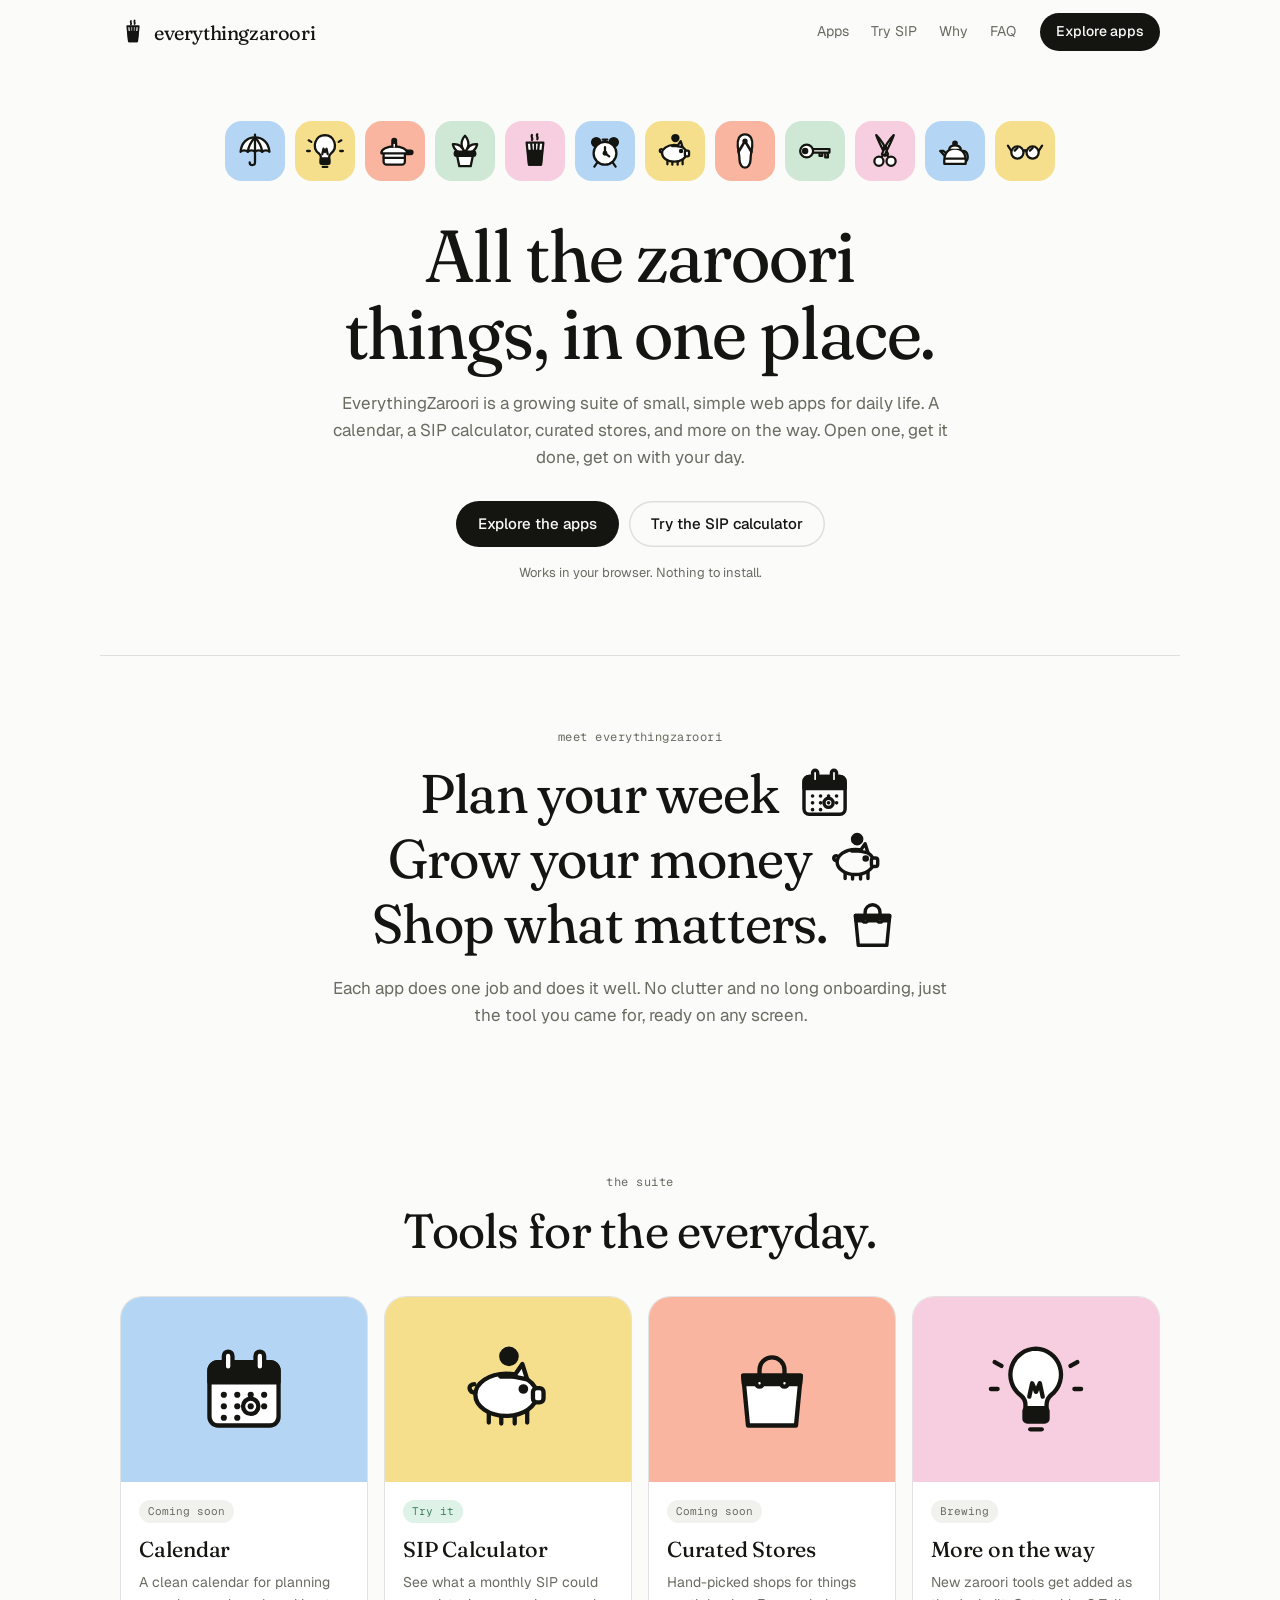
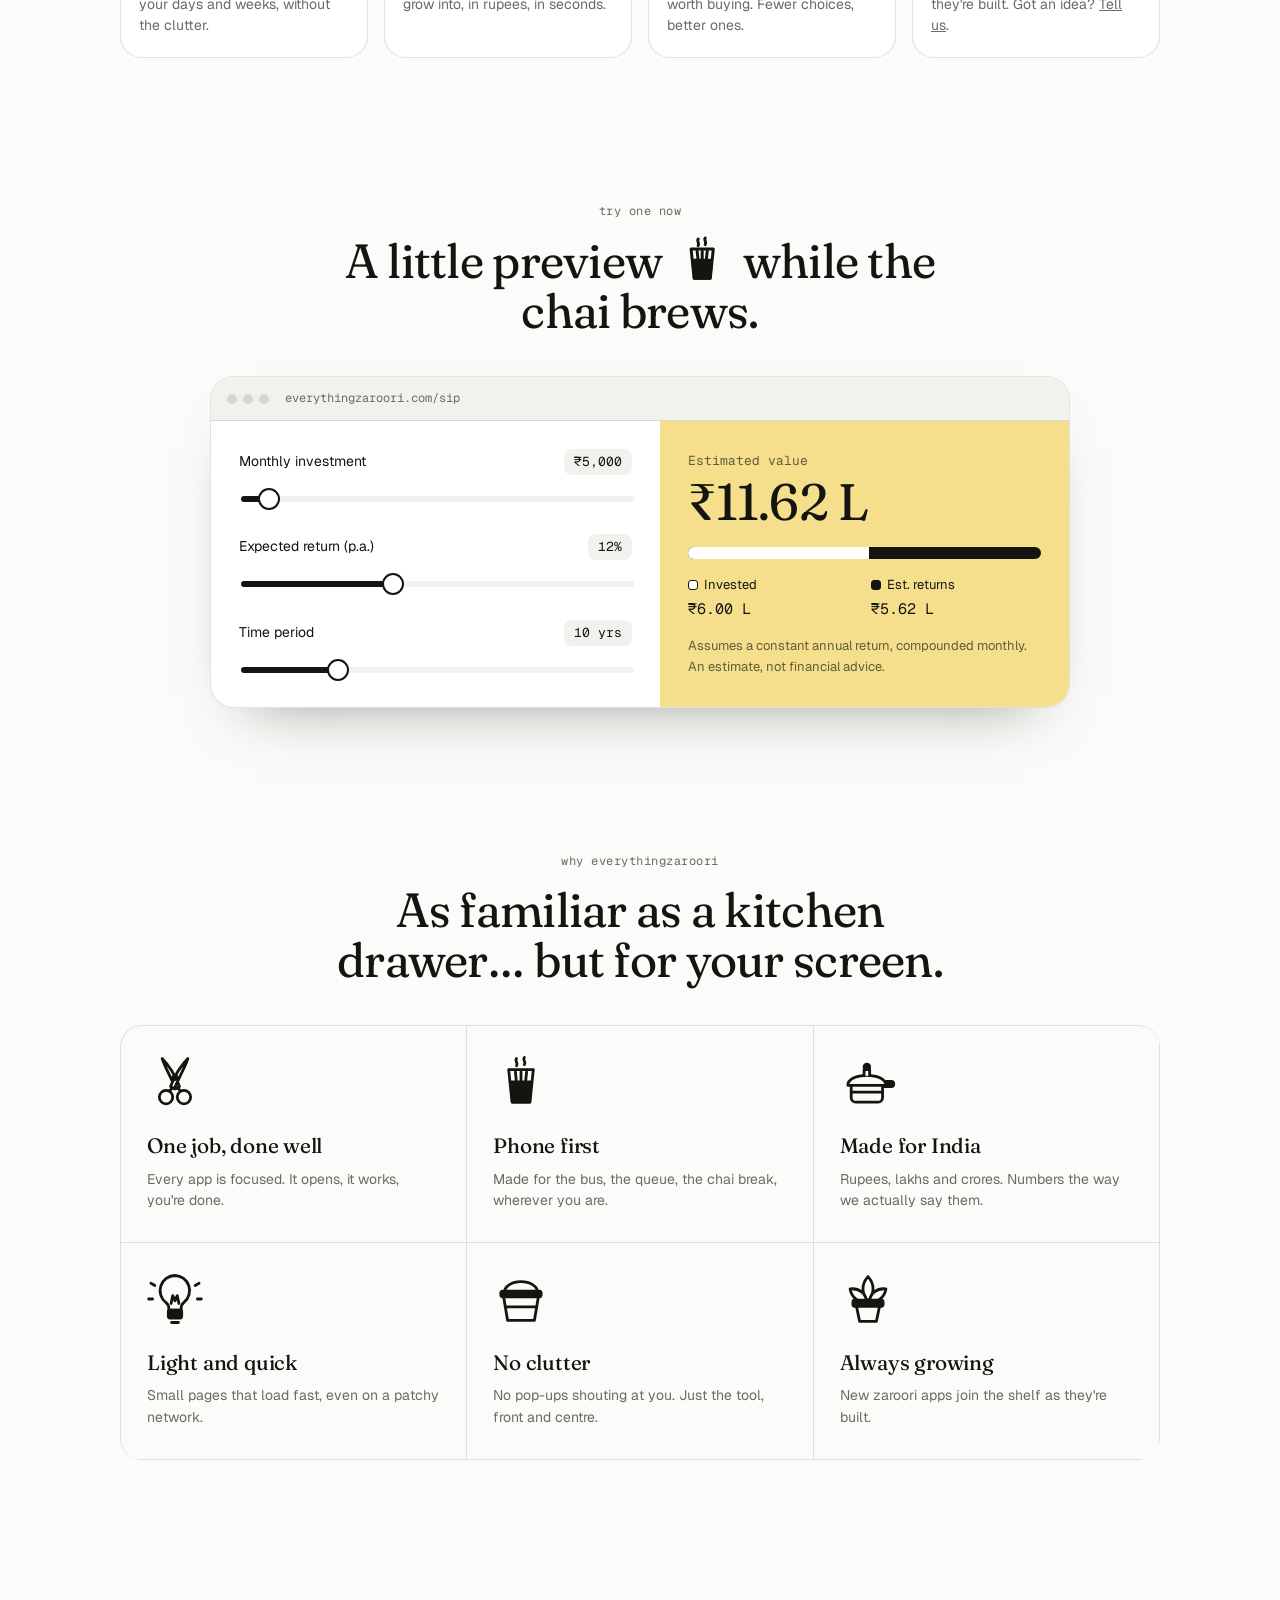
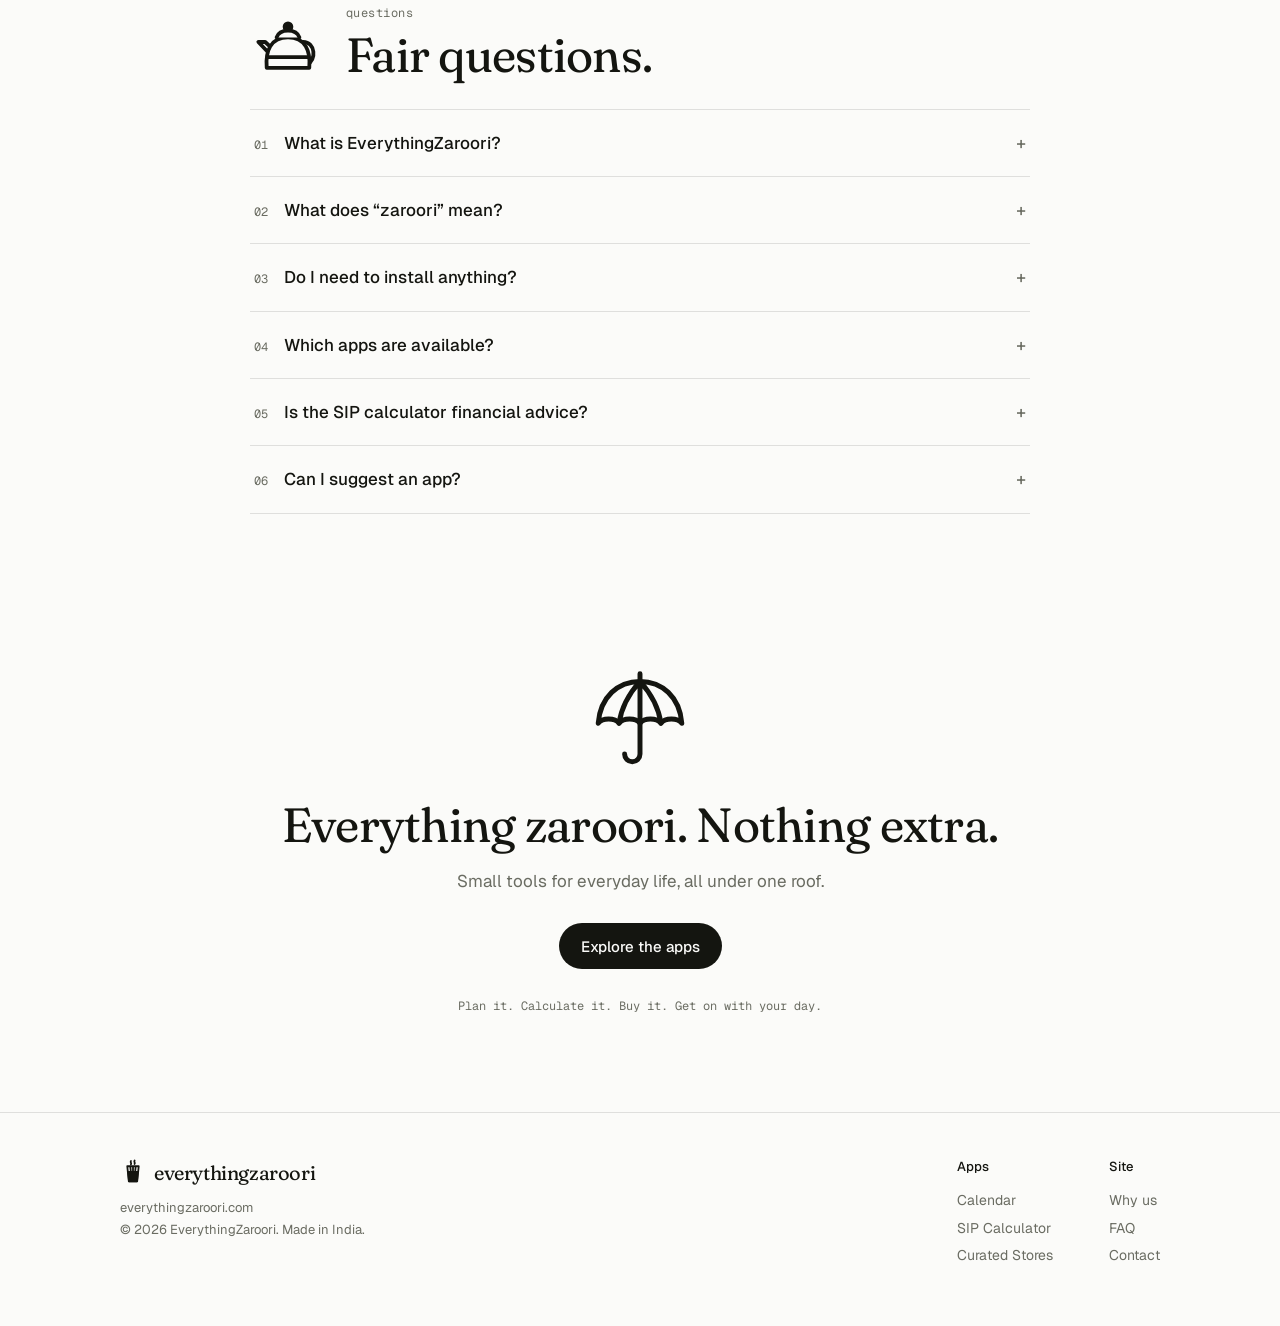
<file: index.html>
<!doctype html>
<html lang="en">
<head>
  <meta charset="utf-8">
  <meta name="viewport" content="width=device-width, initial-scale=1">
  <title>EverythingZaroori — small apps for everyday life</title>
  <meta name="description" content="EverythingZaroori is a growing suite of small, simple web apps for daily life: a calendar, a SIP calculator, curated stores and more.">
  <meta property="og:title" content="EverythingZaroori">
  <meta property="og:description" content="All the zaroori things, in one place. Small, simple web apps for everyday life.">
  <meta property="og:url" content="https://everythingzaroori.com/">
  <meta property="og:type" content="website">
  <meta name="theme-color" content="#fbfbf9" media="(prefers-color-scheme: light)">
  <meta name="theme-color" content="#141510" media="(prefers-color-scheme: dark)">
  <link rel="icon" href="favicon.svg" type="image/svg+xml">
  <link rel="preconnect" href="https://fonts.googleapis.com">
  <link rel="preconnect" href="https://fonts.gstatic.com" crossorigin>
  <link rel="stylesheet" href="https://fonts.googleapis.com/css2?family=Fraunces:opsz,wght,SOFT@9..144,300..600,0..100&family=Geist:wght@400..600&family=Geist+Mono:wght@400..500&display=swap">
  <link rel="stylesheet" href="styles.css">
</head>
<body>

<!--
  Illustration sprite. Each <symbol> is a 100x100 everyday object drawn in
  the sticker style: ink outline (currentColor), paper fill (inherited),
  and solid ink accents (fill="currentColor"). Use with:
    <svg class="ill"><use href="#i-chai"/></svg>
-->
<svg width="0" height="0" style="position:absolute" aria-hidden="true">
  <symbol id="i-chai" viewBox="0 0 100 100">
    <path d="M42 8c-4 5 4 8 0 13M56 6c-4 5 4 8 0 13" fill="none"/>
    <path d="M28 28h44l-6 58H34z"/>
    <path d="M31.5 50h37l-3.2 36H34.7z" fill="currentColor"/>
    <path d="M40 32l1.6 16M50 32v16M60 32l-1.6 16" fill="none"/>
  </symbol>

  <symbol id="i-cooker" viewBox="0 0 100 100">
    <rect x="72" y="49" width="24" height="9" rx="4.5" fill="currentColor"/>
    <path d="M20 54h56v24a8 8 0 0 1-8 8H28a8 8 0 0 1-8-8z"/>
    <path d="M14 56c0-11 15-18 34-18s34 7 34 18z"/>
    <path d="M43 39V28h10v11"/>
    <circle cx="48" cy="23" r="5" fill="currentColor"/>
    <path d="M20 68h56" fill="none"/>
  </symbol>

  <symbol id="i-umbrella" viewBox="0 0 100 100">
    <path d="M50 52v28a7 7 0 0 1-14 0" fill="none"/>
    <path d="M12 52C14 28 30 14 50 14s36 14 38 38c-4-5-15-5-19 0c-4-5-15-5-19 0c-4-5-15-5-19 0c-4-5-15-5-19 0z"/>
    <path d="M50 14v38M50 14C41 24 33 38 31 52M50 14c9 10 17 24 19 38M50 14V7" fill="none"/>
  </symbol>

  <symbol id="i-clock" viewBox="0 0 100 100">
    <circle cx="27" cy="27" r="11" fill="currentColor"/>
    <circle cx="73" cy="27" r="11" fill="currentColor"/>
    <path d="M30 80l-8 11M70 80l8 11M44 20h12M50 20v6" fill="none"/>
    <circle cx="50" cy="56" r="30"/>
    <path d="M50 40v16l11 8" fill="none"/>
    <circle cx="50" cy="56" r="3.5" fill="currentColor"/>
  </symbol>

  <symbol id="i-bulb" viewBox="0 0 100 100">
    <path d="M14 26l-7-4M86 26l7-4M10 50H3M90 50h7" fill="none"/>
    <path d="M50 8a27 27 0 0 0-16 48.5c3 2.4 5 6 5 10V70h22v-3.5c0-4.5 2-8.1 5-10.5A27 27 0 0 0 50 8z"/>
    <path d="M43 58l3-14 4 9 4-9 3 14" fill="none"/>
    <rect x="38" y="70" width="24" height="14" rx="3" fill="currentColor"/>
    <path d="M44 92h12" fill="none"/>
  </symbol>

  <symbol id="i-piggy" viewBox="0 0 100 100">
    <circle cx="51" cy="16" r="8" fill="currentColor"/>
    <path d="M30 70v15M43 74v12M57 74v12M70 70v15M17 54c-9 0-9-9-2-9" fill="none"/>
    <ellipse cx="48" cy="56" rx="32" ry="22"/>
    <path d="M56 37l9-13 5 16z"/>
    <rect x="76" y="49" width="11" height="15" rx="4"/>
    <circle cx="66" cy="50" r="2.8" fill="currentColor"/>
    <path d="M42 37h16" fill="none"/>
  </symbol>

  <symbol id="i-bag" viewBox="0 0 100 100">
    <path d="M37 38v-8a13 13 0 0 1 26 0v8" fill="none"/>
    <path d="M20 36h60l-5 52H25z"/>
    <path d="M20 36h60l-.8 9H20.8z" fill="currentColor"/>
    <circle cx="37" cy="44" r="3.5"/>
    <circle cx="63" cy="44" r="3.5"/>
  </symbol>

  <symbol id="i-calendar" viewBox="0 0 100 100">
    <rect x="14" y="22" width="72" height="66" rx="9"/>
    <path d="M14 31a9 9 0 0 1 9-9h54a9 9 0 0 1 9 9v12H14z" fill="currentColor"/>
    <rect x="29" y="11" width="9" height="20" rx="4.5"/>
    <rect x="62" y="11" width="9" height="20" rx="4.5"/>
    <g fill="currentColor" stroke="none">
      <circle cx="29" cy="56" r="3.2"/><circle cx="43" cy="56" r="3.2"/><circle cx="57" cy="56" r="3.2"/><circle cx="71" cy="56" r="3.2"/>
      <circle cx="29" cy="68" r="3.2"/><circle cx="43" cy="68" r="3.2"/><circle cx="57" cy="68" r="3.2"/><circle cx="71" cy="68" r="3.2"/>
      <circle cx="29" cy="80" r="3.2"/><circle cx="43" cy="80" r="3.2"/>
    </g>
    <circle cx="57" cy="68" r="8" fill="none"/>
  </symbol>

  <symbol id="i-key" viewBox="0 0 100 100">
    <path d="M62 54v9h7v-9M77 54v13h7V54"/>
    <path d="M44 45h44v9H44z"/>
    <circle cx="28" cy="50" r="17"/>
    <circle cx="24" cy="50" r="5.5" fill="currentColor"/>
  </symbol>

  <symbol id="i-scissors" viewBox="0 0 100 100">
    <path d="M27 8c11 11 24 32 31 50l-7 4C45 46 33 26 27 8z"/>
    <path d="M73 8C62 19 49 40 42 58l7 4C55 46 67 26 73 8z"/>
    <path d="M55 61l6 6M45 61l-6 6" fill="none"/>
    <circle cx="34" cy="77" r="12"/>
    <circle cx="66" cy="77" r="12"/>
    <circle cx="50" cy="42" r="3.5" fill="currentColor"/>
  </symbol>

  <symbol id="i-pencil" viewBox="0 0 100 100">
    <g transform="rotate(-38 50 50)">
      <path d="M18 41h54v18H18z"/>
      <path d="M72 41l20 9-20 9z"/>
      <path d="M85.5 47.1L92 50l-6.5 2.9z" fill="currentColor"/>
      <rect x="6" y="41" width="14" height="18" rx="4" fill="currentColor"/>
      <path d="M20 50h52" fill="none"/>
    </g>
  </symbol>

  <symbol id="i-chappal" viewBox="0 0 100 100">
    <path d="M50 6c15 0 21 14 19 32-1.3 12-4.5 21-4.5 35C64.5 84 58 94 50 94s-14.5-10-14.5-21c0-14-3.2-23-4.5-35C29 20 35 6 50 6z"/>
    <path d="M50 24L33 52M50 24l17 28" fill="none" stroke-width="7"/>
    <circle cx="50" cy="24" r="4" fill="currentColor"/>
  </symbol>

  <symbol id="i-kettle" viewBox="0 0 100 100">
    <path d="M70 50c16 0 18 24 5 30" fill="none"/>
    <path d="M30 70L11 50h9l14 13"/>
    <path d="M22 84c-2-22 5-40 28-40s30 18 28 40z"/>
    <path d="M35 44c2-6 8-9 15-9s13 3 15 9"/>
    <circle cx="50" cy="30" r="4.5" fill="currentColor"/>
    <path d="M24 70h52" fill="none"/>
  </symbol>

  <symbol id="i-plant" viewBox="0 0 100 100">
    <path d="M50 54C39 42 37 24 50 10c13 14 11 32 0 44z"/>
    <path d="M48 56C33 56 20 47 18 32c15-2 28 7 30 24z"/>
    <path d="M52 56c15 0 28-9 30-24-15-2-28 7-30 24z"/>
    <path d="M28 56h44l-7 34H35z"/>
    <rect x="23" y="52" width="54" height="11" rx="3.5" fill="currentColor"/>
  </symbol>

  <symbol id="i-lock" viewBox="0 0 100 100">
    <path d="M33 46V32a17 17 0 0 1 34 0v14" fill="none" stroke-width="7"/>
    <rect x="20" y="44" width="60" height="46" rx="9"/>
    <circle cx="50" cy="62" r="5.5" fill="currentColor"/>
    <path d="M50 64v12" fill="none" stroke-width="5"/>
  </symbol>

  <symbol id="i-bucket" viewBox="0 0 100 100">
    <path d="M20 40C20 12 80 12 80 40" fill="none"/>
    <path d="M18 40h64l-8 48H26z"/>
    <rect x="14" y="36" width="72" height="10" rx="3.5" fill="currentColor"/>
    <path d="M22 64h56" fill="none"/>
  </symbol>

  <symbol id="i-glasses" viewBox="0 0 100 100">
    <path d="M46 51c2.5-4.5 5.5-4.5 8 0M14 50L5 36M86 50l9-14" fill="none"/>
    <circle cx="30" cy="54" r="16"/>
    <circle cx="70" cy="54" r="16"/>
    <path d="M23 49l7-7M63 49l7-7" fill="none"/>
  </symbol>
</svg>

<header class="nav">
  <div class="wrap nav-inner">
    <a class="brand" href="#top" aria-label="EverythingZaroori home">
      <svg class="ill brand-mark" aria-hidden="true"><use href="#i-chai"/></svg>
      <span>everythingzaroori</span>
    </a>
    <nav class="nav-links" aria-label="Main">
      <a href="#apps">Apps</a>
      <a href="#try">Try SIP</a>
      <a href="#why">Why</a>
      <a href="#faq">FAQ</a>
    </nav>
    <a class="btn btn-ink btn-sm" href="#apps">Explore apps</a>
  </div>
</header>

<main id="top">

  <!-- Hero -->
  <section class="hero wrap">
    <ul class="portraits" aria-hidden="true">
      <li class="tile t-blue"><svg class="ill"><use href="#i-umbrella"/></svg></li>
      <li class="tile t-yellow"><svg class="ill"><use href="#i-bulb"/></svg></li>
      <li class="tile t-coral"><svg class="ill"><use href="#i-cooker"/></svg></li>
      <li class="tile t-green"><svg class="ill"><use href="#i-plant"/></svg></li>
      <li class="tile t-pink"><svg class="ill"><use href="#i-chai"/></svg></li>
      <li class="tile t-blue"><svg class="ill"><use href="#i-clock"/></svg></li>
      <li class="tile t-yellow"><svg class="ill"><use href="#i-piggy"/></svg></li>
      <li class="tile t-coral"><svg class="ill"><use href="#i-chappal"/></svg></li>
      <li class="tile t-green"><svg class="ill"><use href="#i-key"/></svg></li>
      <li class="tile t-pink"><svg class="ill"><use href="#i-scissors"/></svg></li>
      <li class="tile t-blue"><svg class="ill"><use href="#i-kettle"/></svg></li>
      <li class="tile t-yellow"><svg class="ill"><use href="#i-glasses"/></svg></li>
    </ul>

    <h1 class="display hero-title">All the zaroori things, in one place.</h1>
    <p class="lede">EverythingZaroori is a growing suite of small, simple web apps for daily life. A calendar, a SIP calculator, curated stores, and more on the way. Open one, get it done, get on with your day.</p>
    <div class="hero-cta">
      <a class="btn btn-ink" href="#apps">Explore the apps</a>
      <a class="btn btn-ghost" href="#try">Try the SIP calculator</a>
    </div>
    <p class="fine">Works in your browser. Nothing to install.</p>
  </section>

  <!-- Meet -->
  <section class="meet wrap" id="meet">
    <p class="eyebrow">meet everythingzaroori</p>
    <h2 class="display inline-ill">
      <span class="nw">Plan your week <svg class="ill inl" aria-hidden="true"><use href="#i-calendar"/></svg></span>
      <span class="nw">Grow your money <svg class="ill inl" aria-hidden="true"><use href="#i-piggy"/></svg></span>
      <span class="nw">Shop what matters. <svg class="ill inl" aria-hidden="true"><use href="#i-bag"/></svg></span>
    </h2>
    <p class="lede">Each app does one job and does it well. No clutter and no long onboarding, just the tool you came for, ready on any screen.</p>
  </section>

  <!-- Apps -->
  <section class="apps wrap" id="apps">
    <div class="section-head">
      <p class="eyebrow">The suite</p>
      <h2 class="display h2">Tools for the everyday.</h2>
    </div>

    <!--
      To launch an app: change its <article class="app"> to <a class="app" href="/calendar/">
      (or any URL) and change the status pill to <span class="pill pill-live">Live</span>.
    -->
    <div class="app-grid">
      <article class="app t-blue">
        <div class="app-art"><svg class="ill" aria-hidden="true"><use href="#i-calendar"/></svg></div>
        <div class="app-body">
          <div class="app-top"><h3>Calendar</h3><span class="pill">Coming soon</span></div>
          <p>A clean calendar for planning your days and weeks, without the clutter.</p>
        </div>
      </article>

      <a class="app t-yellow" href="#try">
        <div class="app-art"><svg class="ill" aria-hidden="true"><use href="#i-piggy"/></svg></div>
        <div class="app-body">
          <div class="app-top"><h3>SIP Calculator</h3><span class="pill pill-live">Try it</span></div>
          <p>See what a monthly SIP could grow into, in rupees, in seconds.</p>
        </div>
      </a>

      <article class="app t-coral">
        <div class="app-art"><svg class="ill" aria-hidden="true"><use href="#i-bag"/></svg></div>
        <div class="app-body">
          <div class="app-top"><h3>Curated Stores</h3><span class="pill">Coming soon</span></div>
          <p>Hand-picked shops for things worth buying. Fewer choices, better ones.</p>
        </div>
      </article>

      <article class="app t-pink">
        <div class="app-art"><svg class="ill" aria-hidden="true"><use href="#i-bulb"/></svg></div>
        <div class="app-body">
          <div class="app-top"><h3>More on the way</h3><span class="pill">Brewing</span></div>
          <p>New zaroori tools get added as they're built. Got an idea? <a href="#faq">Tell us</a>.</p>
        </div>
      </article>
    </div>
  </section>

  <!-- Try it: live SIP widget -->
  <section class="try wrap" id="try">
    <div class="section-head">
      <p class="eyebrow">Try one now</p>
      <h2 class="display h2">
        A little preview
        <svg class="ill inl" aria-hidden="true"><use href="#i-chai"/></svg>
        while the chai brews.
      </h2>
    </div>

    <div class="mock">
      <div class="mock-bar">
        <span class="dot"></span><span class="dot"></span><span class="dot"></span>
        <span class="mock-url">everythingzaroori.com/sip</span>
      </div>
      <form class="sip" id="sip" onsubmit="return false">
        <div class="sip-inputs">
          <label class="field">
            <span class="field-top"><span>Monthly investment</span><output id="o-amt"></output></span>
            <input type="range" id="amt" min="500" max="100000" step="500" value="5000">
          </label>
          <label class="field">
            <span class="field-top"><span>Expected return (p.a.)</span><output id="o-rate"></output></span>
            <input type="range" id="rate" min="1" max="30" step="0.5" value="12">
          </label>
          <label class="field">
            <span class="field-top"><span>Time period</span><output id="o-yrs"></output></span>
            <input type="range" id="yrs" min="1" max="40" step="1" value="10">
          </label>
        </div>
        <div class="sip-result">
          <p class="mono small muted">Estimated value</p>
          <p class="display big" id="r-total">₹0</p>
          <div class="split" aria-hidden="true"><span id="bar-inv"></span></div>
          <dl class="legend">
            <div><dt><i class="sw sw-inv"></i>Invested</dt><dd id="r-inv">₹0</dd></div>
            <div><dt><i class="sw sw-gain"></i>Est. returns</dt><dd id="r-gain">₹0</dd></div>
          </dl>
          <p class="fine">Assumes a constant annual return, compounded monthly. An estimate, not financial advice.</p>
        </div>
      </form>
    </div>
  </section>

  <!-- Why -->
  <section class="why wrap" id="why">
    <div class="section-head">
      <p class="eyebrow">Why everythingzaroori</p>
      <h2 class="display h2">As familiar as a kitchen drawer… but for your screen.</h2>
    </div>
    <div class="why-grid">
      <div class="why-card">
        <svg class="ill" aria-hidden="true"><use href="#i-scissors"/></svg>
        <h3>One job, done well</h3>
        <p>Every app is focused. It opens, it works, you're done.</p>
      </div>
      <div class="why-card">
        <svg class="ill" aria-hidden="true"><use href="#i-chai"/></svg>
        <h3>Phone first</h3>
        <p>Made for the bus, the queue, the chai break, wherever you are.</p>
      </div>
      <div class="why-card">
        <svg class="ill" aria-hidden="true"><use href="#i-cooker"/></svg>
        <h3>Made for India</h3>
        <p>Rupees, lakhs and crores. Numbers the way we actually say them.</p>
      </div>
      <div class="why-card">
        <svg class="ill" aria-hidden="true"><use href="#i-bulb"/></svg>
        <h3>Light and quick</h3>
        <p>Small pages that load fast, even on a patchy network.</p>
      </div>
      <div class="why-card">
        <svg class="ill" aria-hidden="true"><use href="#i-bucket"/></svg>
        <h3>No clutter</h3>
        <p>No pop-ups shouting at you. Just the tool, front and centre.</p>
      </div>
      <div class="why-card">
        <svg class="ill" aria-hidden="true"><use href="#i-plant"/></svg>
        <h3>Always growing</h3>
        <p>New zaroori apps join the shelf as they're built.</p>
      </div>
    </div>
  </section>

  <!-- FAQ -->
  <section class="faq wrap" id="faq">
    <div class="faq-head">
      <svg class="ill faq-ill" aria-hidden="true"><use href="#i-kettle"/></svg>
      <div>
        <p class="eyebrow">Questions</p>
        <h2 class="display h2">Fair questions.</h2>
      </div>
    </div>
    <div class="faq-list">
      <details>
        <summary><span class="num">01</span>What is EverythingZaroori?</summary>
        <p>A collection of small web apps for daily life. Each one handles a single everyday job: planning, money maths, shopping, and more as the suite grows.</p>
      </details>
      <details>
        <summary><span class="num">02</span>What does “zaroori” mean?</summary>
        <p>It's Hindi for “necessary” or “essential”. The idea is simple: everything you actually need, nothing you don't.</p>
      </details>
      <details>
        <summary><span class="num">03</span>Do I need to install anything?</summary>
        <p>No. Everything runs in your browser on phone, tablet, or laptop.</p>
      </details>
      <details>
        <summary><span class="num">04</span>Which apps are available?</summary>
        <p>The SIP calculator preview is live on this page. The calendar and curated stores are coming soon, with more after that.</p>
      </details>
      <details>
        <summary><span class="num">05</span>Is the SIP calculator financial advice?</summary>
        <p>No. It shows an estimate based on a fixed rate of return. Real returns go up and down, so treat it as a rough guide.</p>
      </details>
      <details>
        <summary><span class="num">06</span>Can I suggest an app?</summary>
        <p>Please do. Write to <a href="mailto:hello@everythingzaroori.com">hello@everythingzaroori.com</a> with the zaroori tool you wish existed.</p>
      </details>
    </div>
  </section>

  <!-- Closing CTA -->
  <section class="closing wrap">
    <svg class="ill closing-ill" aria-hidden="true"><use href="#i-umbrella"/></svg>
    <h2 class="display h2">Everything zaroori. Nothing extra.</h2>
    <p class="lede">Small tools for everyday life, all under one roof.</p>
    <a class="btn btn-ink" href="#apps">Explore the apps</a>
    <p class="tagline">Plan it. Calculate it. Buy it. Get on with your day.</p>
  </section>
</main>

<footer class="footer">
  <div class="wrap footer-inner">
    <div class="footer-brand">
      <a class="brand" href="#top">
        <svg class="ill brand-mark" aria-hidden="true"><use href="#i-chai"/></svg>
        <span>everythingzaroori</span>
      </a>
      <p class="muted small">everythingzaroori.com</p>
      <p class="muted small">© <span id="year">2026</span> EverythingZaroori. Made in India.</p>
    </div>
    <div class="footer-cols">
      <div>
        <h4>Apps</h4>
        <a href="#apps">Calendar</a>
        <a href="#try">SIP Calculator</a>
        <a href="#apps">Curated Stores</a>
      </div>
      <div>
        <h4>Site</h4>
        <a href="#why">Why us</a>
        <a href="#faq">FAQ</a>
        <a href="mailto:hello@everythingzaroori.com">Contact</a>
      </div>
    </div>
  </div>
</footer>

<script src="script.js" defer></script>
</body>
</html>
</file>
<file: styles.css>
/* ---------- Tokens ---------- */
:root {
  --bg: #fbfbf9;
  --surface: #f1f2ee;
  --card: #ffffff;
  --ink: #141510;
  --muted: #6a6c62;
  --line: color-mix(in oklab, var(--ink) 12%, transparent);
  --accent: #4cb782;

  /* Pastel "moment" tones for tiles and cards */
  --blue: #b5d5f4;
  --coral: #f9b59f;
  --pink: #f6cedf;
  --yellow: #f5df8d;
  --green: #cfe8d6;

  /* Illustrations: outline + fill */
  --ill-stroke: var(--ink);
  --ill-fill: var(--bg);
  --sticker-ink: #141510;
  --sticker-paper: #ffffff;

  --font-display: "Fraunces", ui-serif, Georgia, Cambria, serif;
  --font-sans: "Geist", -apple-system, BlinkMacSystemFont, "Segoe UI", Roboto, sans-serif;
  --font-mono: "Geist Mono", ui-monospace, SFMono-Regular, Menlo, monospace;

  --radius: 22px;
  --wrap: 1080px;
}

@media (prefers-color-scheme: dark) {
  :root:not([data-theme="light"]) {
    --bg: #141510;
    --surface: #1d1d16;
    --card: #1a1b15;
    --ink: #f1f2ee;
    --muted: #abab9c;
    --blue: #8fb8e0;
    --coral: #e79a82;
    --pink: #e2b2c7;
    --yellow: #e3c86a;
    --green: #a9d1b5;
  }
}
:root[data-theme="dark"] {
  --bg: #141510;
  --surface: #1d1d16;
  --card: #1a1b15;
  --ink: #f1f2ee;
  --muted: #abab9c;
  --blue: #8fb8e0;
  --coral: #e79a82;
  --pink: #e2b2c7;
  --yellow: #e3c86a;
  --green: #a9d1b5;
}

/* ---------- Base ---------- */
*, *::before, *::after { box-sizing: border-box; }
html { scroll-behavior: smooth; -webkit-text-size-adjust: 100%; }
body {
  margin: 0;
  background: var(--bg);
  color: var(--ink);
  font-family: var(--font-sans);
  font-size: 15px;
  line-height: 1.55;
  -webkit-font-smoothing: antialiased;
  overflow-x: hidden;
}
a { color: inherit; }
h1, h2, h3, h4, p { margin: 0; }
section[id], main[id] { scroll-margin-top: 80px; }

.wrap {
  width: 100%;
  max-width: var(--wrap);
  margin: 0 auto;
  padding: 0 20px;
}

.display {
  font-family: var(--font-display);
  font-weight: 400;
  font-optical-sizing: auto;
  font-variation-settings: "SOFT" 50;
  letter-spacing: -0.015em;
  line-height: 1.05;
}
.h2 { font-size: clamp(1.9rem, 4.5vw, 3rem); }
.lede {
  color: var(--muted);
  font-size: clamp(15px, 1.6vw, 17px);
  line-height: 1.6;
  max-width: 58ch;
  margin: 18px auto 0;
}
.eyebrow {
  font-family: var(--font-mono);
  font-size: 12px;
  letter-spacing: 0.04em;
  text-transform: lowercase;
  color: var(--muted);
  margin-bottom: 14px;
}
.muted { color: var(--muted); }
.small { font-size: 13px; }
.mono { font-family: var(--font-mono); }
.fine { color: var(--muted); font-size: 13px; margin-top: 16px; }

/* ---------- Illustrations ---------- */
.ill {
  color: var(--ill-stroke);
  fill: var(--ill-fill);
  stroke: currentColor;
  stroke-width: 4;
  stroke-linejoin: round;
  stroke-linecap: round;
  overflow: visible;
  display: block;
}

/* ---------- Buttons ---------- */
.btn {
  display: inline-flex;
  align-items: center;
  justify-content: center;
  gap: 8px;
  height: 46px;
  padding: 0 22px;
  border-radius: 999px;
  font-weight: 500;
  font-size: 15px;
  text-decoration: none;
  transition: transform .15s ease, background-color .15s ease, box-shadow .15s ease;
}
.btn:active { transform: scale(.97); }
.btn-ink { background: var(--ink); color: var(--bg); }
.btn-ink:hover { box-shadow: 0 6px 20px -8px color-mix(in oklab, var(--ink) 60%, transparent); transform: translateY(-1px); }
.btn-ghost { background: transparent; color: var(--ink); box-shadow: inset 0 0 0 1.5px var(--line); }
.btn-ghost:hover { background: var(--surface); }
.btn-sm { height: 38px; padding: 0 16px; font-size: 14px; }

a:focus-visible, .btn:focus-visible, summary:focus-visible, input:focus-visible {
  outline: 2px solid var(--accent);
  outline-offset: 3px;
}

/* ---------- Nav ---------- */
.nav {
  position: sticky;
  top: 0;
  z-index: 10;
  background: color-mix(in oklab, var(--bg) 82%, transparent);
  backdrop-filter: saturate(1.4) blur(12px);
  -webkit-backdrop-filter: saturate(1.4) blur(12px);
  border-bottom: 1px solid transparent;
  transition: border-color .2s ease;
}
.nav.scrolled { border-bottom-color: var(--line); }
.nav-inner { display: flex; align-items: center; gap: 24px; height: 64px; }
.brand {
  display: inline-flex;
  align-items: center;
  gap: 8px;
  text-decoration: none;
  font-family: var(--font-display);
  font-variation-settings: "SOFT" 80;
  font-size: 20px;
  letter-spacing: -0.02em;
}
.brand-mark { width: 26px; height: 26px; stroke-width: 7; }
.nav-links { display: flex; gap: 22px; margin-left: auto; }
.nav-links a { text-decoration: none; color: var(--muted); font-size: 14px; transition: color .15s; }
.nav-links a:hover { color: var(--ink); }
@media (max-width: 720px) {
  .nav-links { display: none; }
  .nav .btn { margin-left: auto; }
}

/* ---------- Hero ---------- */
.hero { text-align: center; padding-top: 56px; padding-bottom: 72px; }
.portraits {
  list-style: none;
  padding: 0;
  margin: 0 auto 36px;
  display: flex;
  flex-wrap: wrap;
  justify-content: center;
  gap: 10px;
  max-width: 860px;
}
.tile {
  --ill-stroke: var(--sticker-ink);
  --ill-fill: var(--sticker-paper);
  width: 60px;
  height: 60px;
  border-radius: 28%;
  display: grid;
  place-items: center;
  background: var(--tone);
  animation: bob 5s ease-in-out infinite;
  animation-delay: calc(var(--i, 0) * -0.42s);
  transition: transform .25s cubic-bezier(.3, 1.6, .5, 1);
  cursor: default;
}
.tile .ill { width: 38px; height: 38px; stroke-width: 6; }
.tile:hover { animation-play-state: paused; transform: translateY(-6px) rotate(-8deg) scale(1.08); }
.portraits .tile:nth-child(even):hover { transform: translateY(-6px) rotate(8deg) scale(1.08); }
@keyframes bob {
  0%, 100% { translate: 0 0; }
  50% { translate: 0 -5px; }
}

.t-blue { --tone: var(--blue); }
.t-coral { --tone: var(--coral); }
.t-pink { --tone: var(--pink); }
.t-yellow { --tone: var(--yellow); }
.t-green { --tone: var(--green); }

.hero-title {
  font-size: clamp(2.4rem, 7vw, 4.6rem);
  max-width: 14ch;
  margin: 0 auto;
}
.hero-cta { display: flex; flex-wrap: wrap; gap: 10px; justify-content: center; margin-top: 30px; }

/* ---------- Meet (inline illustrations in headline) ---------- */
.meet { text-align: center; padding-top: 72px; padding-bottom: 72px; border-top: 1px solid var(--line); }
.inline-ill { font-size: clamp(1.9rem, 4.6vw, 3.4rem); line-height: 1.2; max-width: 22ch; margin: 0 auto; }
.nw { white-space: nowrap; }
.inl {
  display: inline-block;
  width: 1.05em;
  height: 1.05em;
  vertical-align: -0.16em;
  margin: 0 .12em;
  stroke-width: 6;
  transition: transform .3s cubic-bezier(.3, 1.6, .5, 1);
}
.inl:hover { transform: rotate(-10deg) scale(1.15); }

/* ---------- Section heads ---------- */
.section-head { text-align: center; margin-bottom: 40px; }
.section-head .h2 { max-width: 20ch; margin: 0 auto; }

/* ---------- Apps ---------- */
.apps { padding-top: 72px; padding-bottom: 72px; }
.app-grid {
  display: grid;
  grid-template-columns: repeat(auto-fill, minmax(min(100%, 240px), 1fr));
  gap: 16px;
}
.app {
  --ill-stroke: var(--sticker-ink);
  --ill-fill: var(--sticker-paper);
  display: flex;
  flex-direction: column;
  background: var(--card);
  border: 1px solid var(--line);
  border-radius: var(--radius);
  overflow: hidden;
  text-decoration: none;
  color: inherit;
  transition: transform .2s ease, box-shadow .2s ease;
}
a.app:hover, .app:hover { transform: translateY(-3px); box-shadow: 0 18px 40px -24px color-mix(in oklab, var(--ink) 45%, transparent); }
.app-art {
  background: var(--tone);
  aspect-ratio: 4 / 3;
  display: grid;
  place-items: center;
}
.app-art .ill { width: 96px; height: 96px; stroke-width: 4.5; transition: transform .35s cubic-bezier(.3, 1.6, .5, 1); }
.app:hover .app-art .ill { transform: rotate(-6deg) scale(1.06); }
.app-body { padding: 18px 18px 20px; }
.app-top { display: flex; flex-direction: column-reverse; align-items: flex-start; gap: 10px; margin-bottom: 6px; }
.app h3 { font-family: var(--font-display); font-weight: 450; font-size: 1.35rem; letter-spacing: -0.01em; }
.app p { color: var(--muted); font-size: 14px; }
.pill {
  flex-shrink: 0;
  font-family: var(--font-mono);
  font-size: 11px;
  padding: 3px 9px;
  border-radius: 999px;
  background: var(--surface);
  color: var(--muted);
  white-space: nowrap;
}
.pill-live { background: color-mix(in oklab, var(--accent) 18%, transparent); color: color-mix(in oklab, var(--accent) 70%, var(--ink)); }

/* ---------- Try: SIP mock ---------- */
.try { padding-top: 72px; padding-bottom: 72px; }
.mock {
  max-width: 860px;
  margin: 0 auto;
  background: var(--card);
  border: 1px solid var(--line);
  border-radius: 24px;
  box-shadow: 0 30px 60px -40px color-mix(in oklab, var(--ink) 50%, transparent);
  overflow: hidden;
}
.mock-bar {
  display: flex;
  align-items: center;
  gap: 6px;
  padding: 12px 16px;
  border-bottom: 1px solid var(--line);
  background: var(--surface);
}
.dot { width: 10px; height: 10px; border-radius: 50%; background: var(--line); }
.mock-url { margin-left: 10px; font-family: var(--font-mono); font-size: 12px; color: var(--muted); overflow: hidden; text-overflow: ellipsis; white-space: nowrap; }
.sip { display: grid; grid-template-columns: 1.1fr 1fr; }
@media (max-width: 720px) { .sip { grid-template-columns: 1fr; } }
.sip-inputs { padding: 28px; display: grid; gap: 26px; align-content: center; }
.field { display: block; }
.field-top { display: flex; justify-content: space-between; align-items: baseline; gap: 12px; font-size: 14px; margin-bottom: 10px; }
.field output {
  font-family: var(--font-mono);
  font-size: 13px;
  background: var(--surface);
  padding: 3px 10px;
  border-radius: 8px;
  white-space: nowrap;
}
input[type="range"] {
  -webkit-appearance: none;
  appearance: none;
  width: 100%;
  height: 6px;
  border-radius: 999px;
  background: linear-gradient(var(--ink), var(--ink)) 0 / var(--p, 50%) 100% no-repeat, var(--surface);
  cursor: pointer;
}
input[type="range"]::-webkit-slider-thumb {
  -webkit-appearance: none;
  width: 22px; height: 22px; border-radius: 50%;
  background: var(--card); border: 2.5px solid var(--ink);
  transition: transform .15s;
}
input[type="range"]::-moz-range-thumb {
  width: 18px; height: 18px; border-radius: 50%;
  background: var(--card); border: 2.5px solid var(--ink);
}
input[type="range"]:active::-webkit-slider-thumb { transform: scale(1.15); }

.sip-result { padding: 28px; background: var(--yellow); color: #141510; display: flex; flex-direction: column; justify-content: center; }
.sip-result .muted, .sip-result .fine { color: color-mix(in oklab, #141510 65%, transparent); }
.big { font-size: clamp(2.2rem, 5vw, 3.2rem); margin: 4px 0 18px; font-variant-numeric: tabular-nums; }
.split { height: 12px; border-radius: 999px; background: #141510; overflow: hidden; }
.split span { display: block; height: 100%; width: 50%; background: #ffffff; border-right: 2px solid #141510; transition: width .25s ease; }
.legend { display: grid; grid-template-columns: 1fr 1fr; gap: 12px; margin: 16px 0 0; }
.legend dt { font-size: 13px; display: flex; align-items: center; gap: 6px; }
.legend dd { margin: 2px 0 0; font-family: var(--font-mono); font-size: 15px; font-variant-numeric: tabular-nums; }
.sw { width: 10px; height: 10px; border-radius: 3px; border: 1.5px solid #141510; display: inline-block; }
.sw-inv { background: #ffffff; }
.sw-gain { background: #141510; }

/* ---------- Why ---------- */
.why { padding-top: 72px; padding-bottom: 72px; }
.why-grid {
  display: grid;
  grid-template-columns: repeat(auto-fill, minmax(min(100%, 300px), 1fr));
  border-top: 1px solid var(--line);
  border-left: 1px solid var(--line);
  border-radius: var(--radius);
  overflow: hidden;
}
.why-card {
  padding: 28px 26px 30px;
  border-right: 1px solid var(--line);
  border-bottom: 1px solid var(--line);
  transition: background-color .2s;
}
.why-card:hover { background: var(--surface); }
.why-card .ill { width: 56px; height: 56px; margin-bottom: 20px; stroke-width: 5; transition: transform .3s cubic-bezier(.3, 1.6, .5, 1); }
.why-card:hover .ill { transform: rotate(-8deg) scale(1.08); }
.why-card h3 { font-family: var(--font-display); font-weight: 450; font-size: 1.3rem; letter-spacing: -0.01em; margin-bottom: 6px; }
.why-card p { color: var(--muted); font-size: 14px; }

/* ---------- FAQ ---------- */
.faq { padding-top: 72px; padding-bottom: 72px; max-width: 820px; }
.faq-head { display: flex; align-items: center; gap: 20px; margin-bottom: 28px; }
.faq-head .eyebrow { margin-bottom: 8px; }
.faq-ill { width: 76px; height: 76px; flex-shrink: 0; stroke-width: 5; }
.faq-list { border-top: 1px solid var(--line); }
details { border-bottom: 1px solid var(--line); }
summary {
  list-style: none;
  cursor: pointer;
  display: flex;
  align-items: baseline;
  gap: 16px;
  padding: 20px 4px;
  font-size: 17px;
  font-weight: 500;
}
summary::-webkit-details-marker { display: none; }
summary::after {
  content: "+";
  margin-left: auto;
  font-family: var(--font-mono);
  color: var(--muted);
  transition: transform .2s;
}
details[open] summary::after { transform: rotate(45deg); }
.num { font-family: var(--font-mono); font-size: 12px; color: var(--muted); font-weight: 400; }
details p { padding: 0 4px 22px 40px; color: var(--muted); max-width: 62ch; }

/* ---------- Closing ---------- */
.closing { text-align: center; padding-top: 80px; padding-bottom: 96px; }
.closing-ill { width: 110px; height: 110px; margin: 0 auto 24px; stroke-width: 4.5; animation: sway 6s ease-in-out infinite; transform-origin: 50% 90%; }
@keyframes sway { 0%, 100% { rotate: -5deg; } 50% { rotate: 5deg; } }
.closing .btn { margin-top: 28px; }
.tagline { margin-top: 28px; font-family: var(--font-mono); font-size: 12px; color: var(--muted); }

/* ---------- Footer ---------- */
.footer { border-top: 1px solid var(--line); padding: 44px 0 56px; }
.footer-inner { display: flex; flex-wrap: wrap; justify-content: space-between; gap: 32px; }
.footer-brand .brand { margin-bottom: 10px; }
.footer-brand p + p { margin-top: 2px; }
.footer-cols { display: flex; gap: 56px; }
.footer-cols h4 { font-size: 13px; font-weight: 500; margin-bottom: 10px; }
.footer-cols a { display: block; text-decoration: none; color: var(--muted); font-size: 14px; padding: 3px 0; }
.footer-cols a:hover { color: var(--ink); }

/* ---------- Motion ---------- */
@media (prefers-reduced-motion: reduce) {
  html { scroll-behavior: auto; }
  *, *::before, *::after { animation: none !important; transition: none !important; }
}

/* ---------- Small screens ---------- */
@media (max-width: 560px) {
  .portraits { gap: 8px; max-width: 340px; }
  .tile { width: 48px; height: 48px; }
  .tile .ill { width: 30px; height: 30px; }
  .app { flex-direction: row; }
  .app-art { aspect-ratio: auto; width: 108px; flex-shrink: 0; }
  .app-art .ill { width: 60px; height: 60px; }
  .app-body { padding: 16px; }
}
</file>
